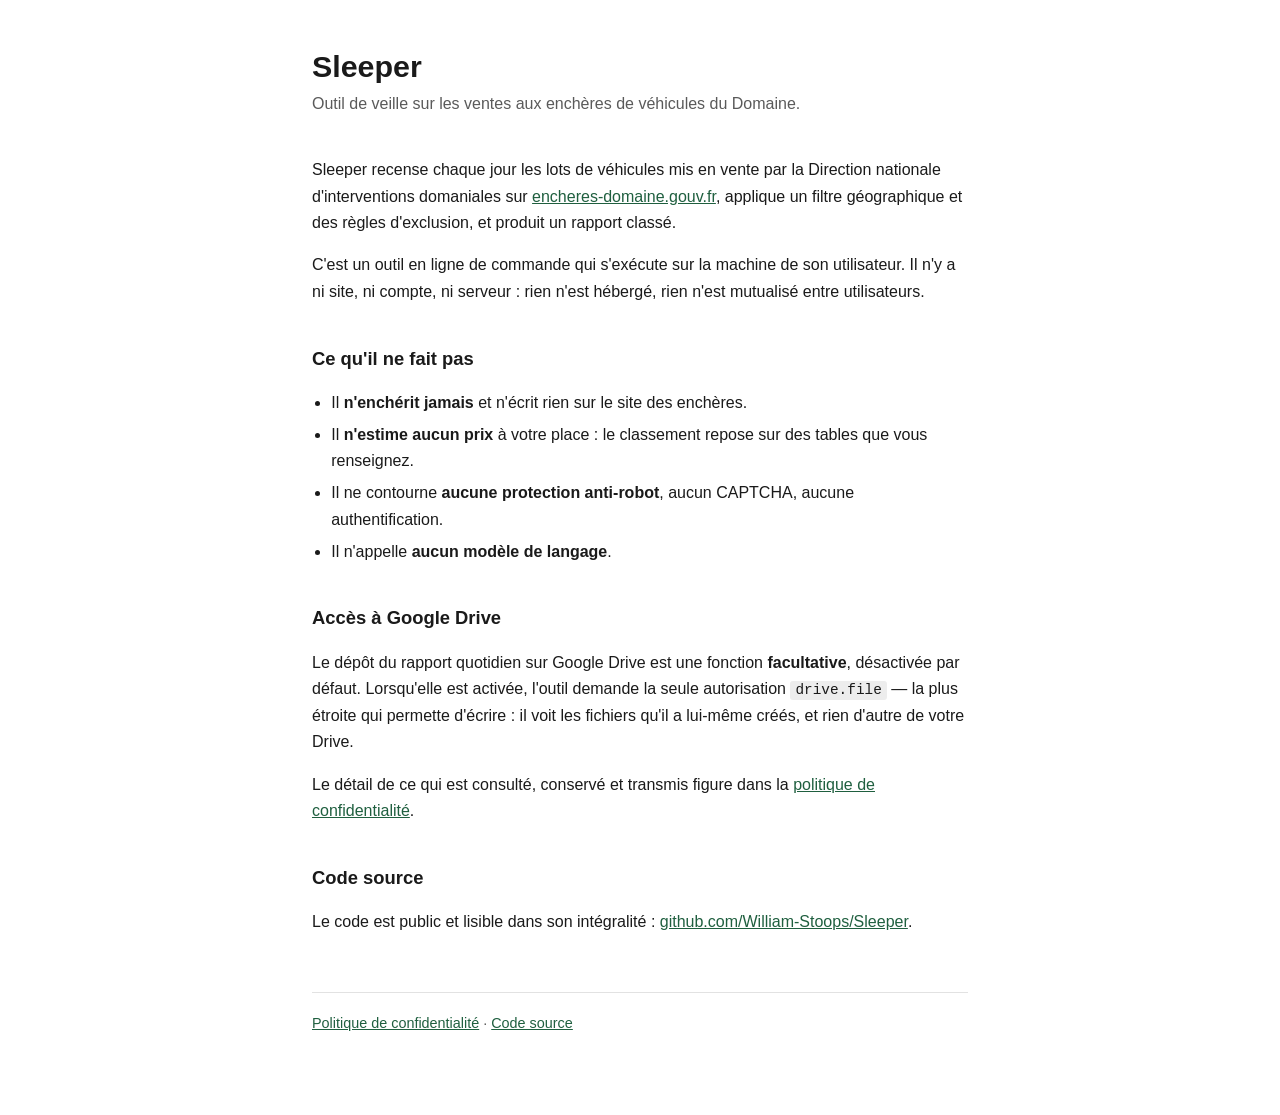
<file: index.html>
<!doctype html>
<html lang="fr">
<head>
<meta charset="utf-8">
<meta name="viewport" content="width=device-width, initial-scale=1">
<title>Sleeper</title>
<link rel="stylesheet" href="style.css">
</head>
<body>

<h1>Sleeper</h1>
<p class="sous-titre">
  Outil de veille sur les ventes aux enchères de véhicules du Domaine.
</p>

<p>
  Sleeper recense chaque jour les lots de véhicules mis en vente par la
  Direction nationale d'interventions domaniales sur
  <a href="https://encheres-domaine.gouv.fr">encheres-domaine.gouv.fr</a>,
  applique un filtre géographique et des règles d'exclusion, et produit un
  rapport classé.
</p>

<p>
  C'est un outil en ligne de commande qui s'exécute sur la machine de son
  utilisateur. Il n'y a ni site, ni compte, ni serveur : rien n'est hébergé,
  rien n'est mutualisé entre utilisateurs.
</p>

<h2>Ce qu'il ne fait pas</h2>
<ul>
  <li>Il <strong>n'enchérit jamais</strong> et n'écrit rien sur le site des enchères.</li>
  <li>Il <strong>n'estime aucun prix</strong> à votre place : le classement repose sur des tables que vous renseignez.</li>
  <li>Il ne contourne <strong>aucune protection anti-robot</strong>, aucun CAPTCHA, aucune authentification.</li>
  <li>Il n'appelle <strong>aucun modèle de langage</strong>.</li>
</ul>

<h2>Accès à Google Drive</h2>
<p>
  Le dépôt du rapport quotidien sur Google Drive est une fonction
  <strong>facultative</strong>, désactivée par défaut. Lorsqu'elle est
  activée, l'outil demande la seule autorisation
  <code>drive.file</code> — la plus étroite qui permette d'écrire : il voit
  les fichiers qu'il a lui-même créés, et rien d'autre de votre Drive.
</p>
<p>
  Le détail de ce qui est consulté, conservé et transmis figure dans la
  <a href="confidentialite.html">politique de confidentialité</a>.
</p>

<h2>Code source</h2>
<p>
  Le code est public et lisible dans son intégralité :
  <a href="https://github.com/William-Stoops/Sleeper">github.com/William-Stoops/Sleeper</a>.
</p>

<footer>
  <a href="confidentialite.html">Politique de confidentialité</a> ·
  <a href="https://github.com/William-Stoops/Sleeper">Code source</a>
</footer>

</body>
</html>
</file>
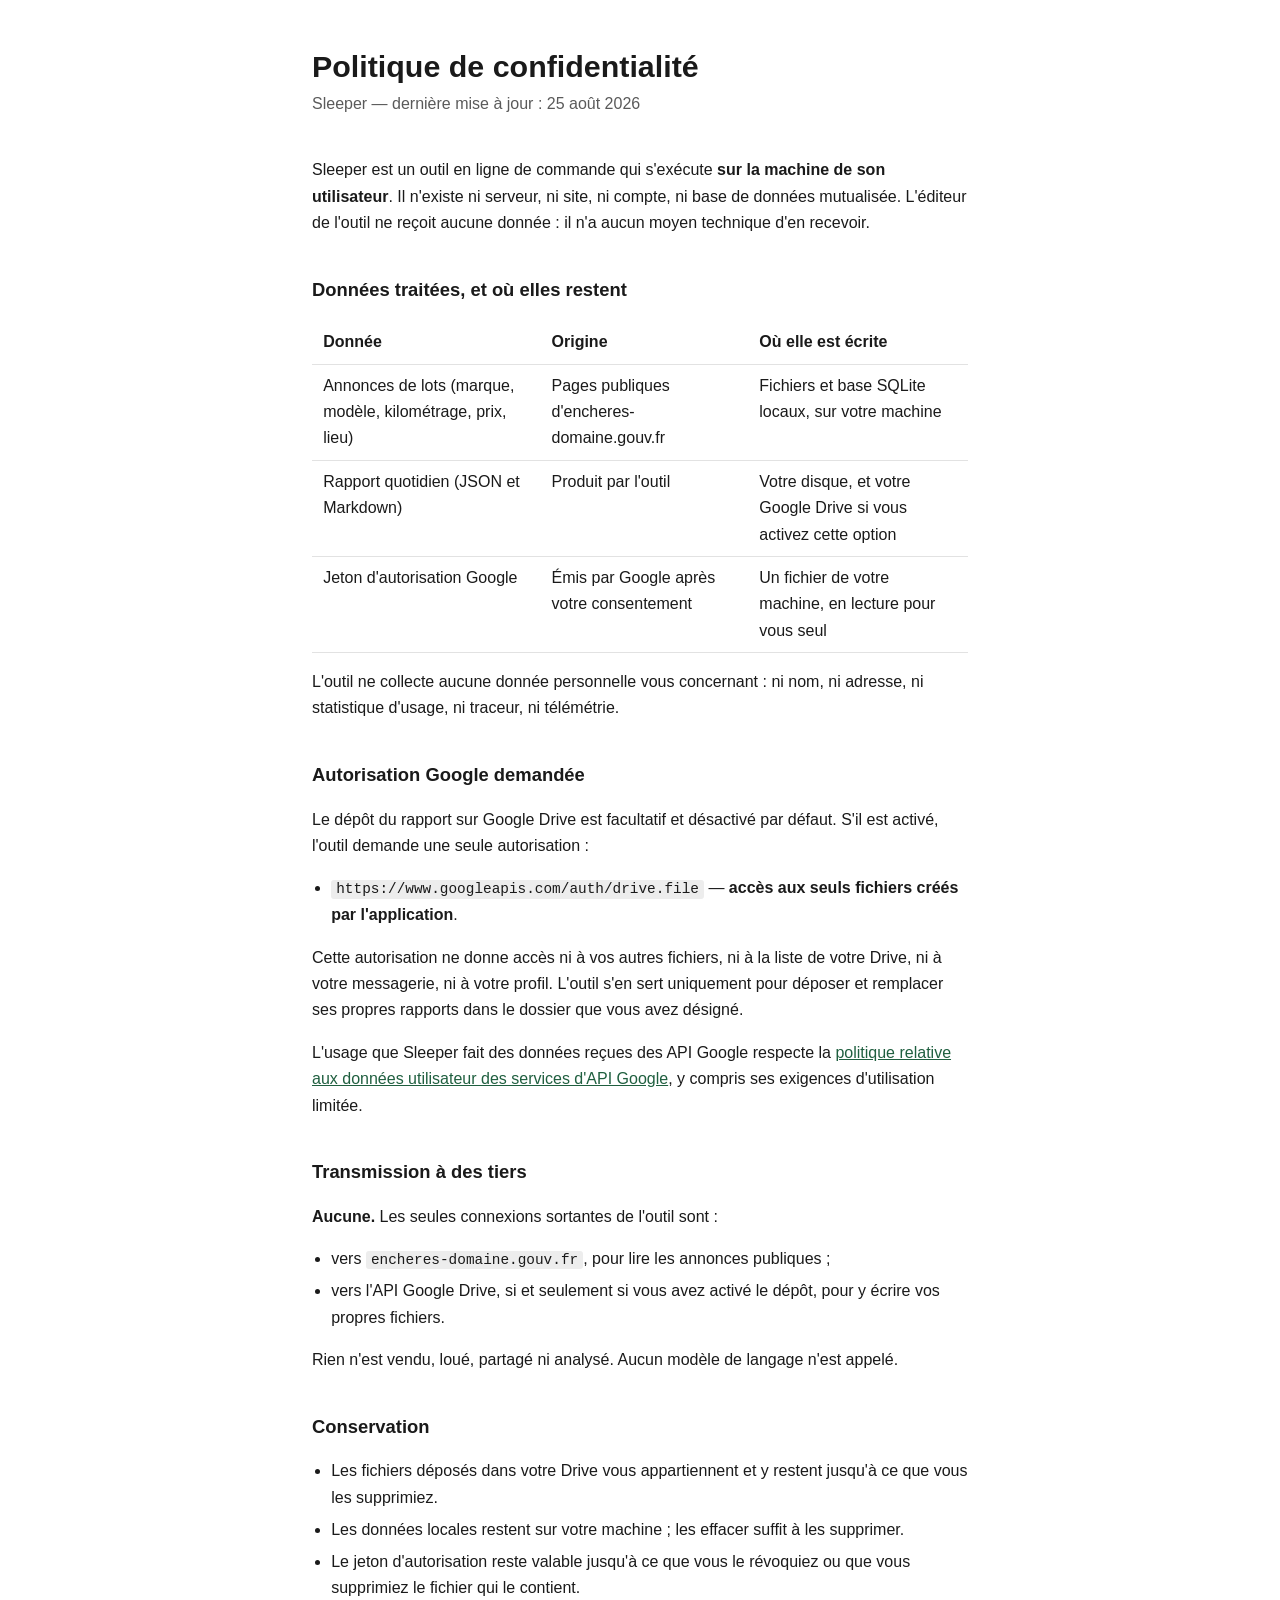
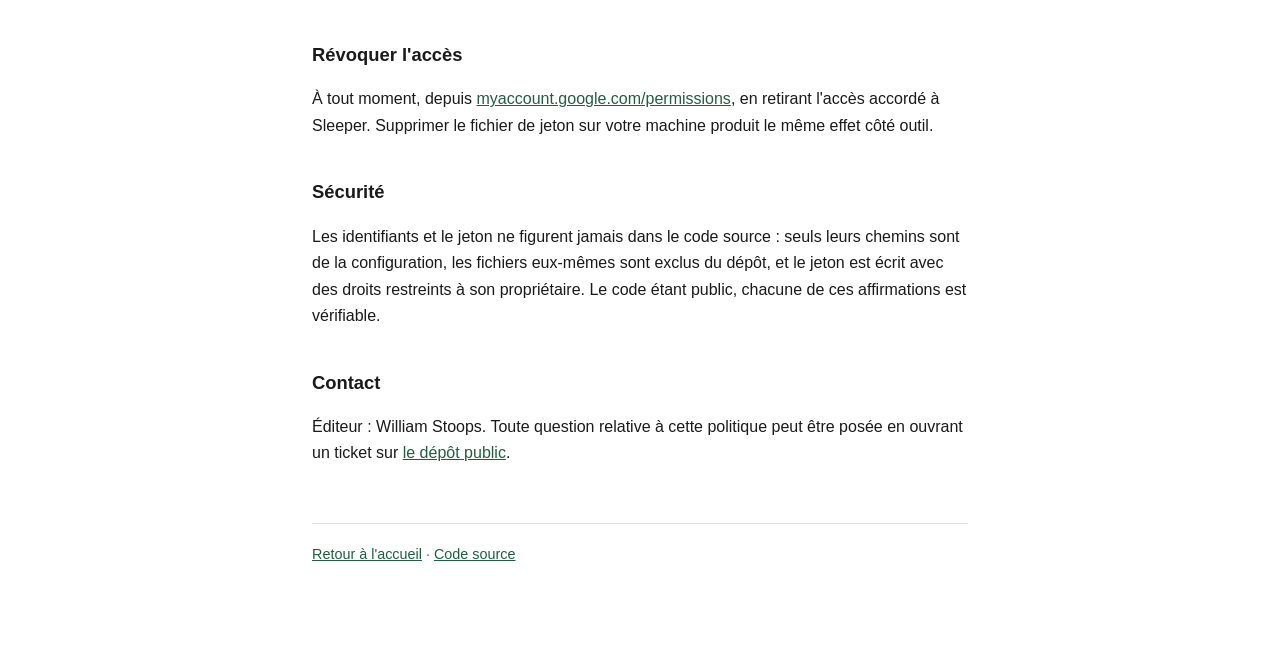
<file: confidentialite.html>
<!doctype html>
<html lang="fr">
<head>
<meta charset="utf-8">
<meta name="viewport" content="width=device-width, initial-scale=1">
<title>Sleeper — Politique de confidentialité</title>
<link rel="stylesheet" href="style.css">
</head>
<body>

<h1>Politique de confidentialité</h1>
<p class="sous-titre">
  Sleeper — dernière mise à jour&nbsp;: 25 août 2026
</p>

<p>
  Sleeper est un outil en ligne de commande qui s'exécute <strong>sur la
  machine de son utilisateur</strong>. Il n'existe ni serveur, ni site, ni
  compte, ni base de données mutualisée. L'éditeur de l'outil ne reçoit
  aucune donnée : il n'a aucun moyen technique d'en recevoir.
</p>

<h2>Données traitées, et où elles restent</h2>
<table>
  <tr>
    <th>Donnée</th>
    <th>Origine</th>
    <th>Où elle est écrite</th>
  </tr>
  <tr>
    <td>Annonces de lots (marque, modèle, kilométrage, prix, lieu)</td>
    <td>Pages publiques d'encheres-domaine.gouv.fr</td>
    <td>Fichiers et base SQLite locaux, sur votre machine</td>
  </tr>
  <tr>
    <td>Rapport quotidien (JSON et Markdown)</td>
    <td>Produit par l'outil</td>
    <td>Votre disque, et votre Google Drive si vous activez cette option</td>
  </tr>
  <tr>
    <td>Jeton d'autorisation Google</td>
    <td>Émis par Google après votre consentement</td>
    <td>Un fichier de votre machine, en lecture pour vous seul</td>
  </tr>
</table>

<p>
  L'outil ne collecte aucune donnée personnelle vous concernant&nbsp;: ni
  nom, ni adresse, ni statistique d'usage, ni traceur, ni télémétrie.
</p>

<h2>Autorisation Google demandée</h2>
<p>
  Le dépôt du rapport sur Google Drive est facultatif et désactivé par
  défaut. S'il est activé, l'outil demande une seule autorisation&nbsp;:
</p>
<ul>
  <li>
    <code>https://www.googleapis.com/auth/drive.file</code> —
    <strong>accès aux seuls fichiers créés par l'application</strong>.
  </li>
</ul>
<p>
  Cette autorisation ne donne accès ni à vos autres fichiers, ni à la liste
  de votre Drive, ni à votre messagerie, ni à votre profil. L'outil s'en sert
  uniquement pour déposer et remplacer ses propres rapports dans le dossier
  que vous avez désigné.
</p>
<p>
  L'usage que Sleeper fait des données reçues des API Google respecte la
  <a href="https://developers.google.com/terms/api-services-user-data-policy">politique
  relative aux données utilisateur des services d'API Google</a>, y compris
  ses exigences d'utilisation limitée.
</p>

<h2>Transmission à des tiers</h2>
<p>
  <strong>Aucune.</strong> Les seules connexions sortantes de l'outil sont&nbsp;:
</p>
<ul>
  <li>vers <code>encheres-domaine.gouv.fr</code>, pour lire les annonces publiques&nbsp;;</li>
  <li>vers l'API Google Drive, si et seulement si vous avez activé le dépôt, pour y écrire vos propres fichiers.</li>
</ul>
<p>
  Rien n'est vendu, loué, partagé ni analysé. Aucun modèle de langage n'est
  appelé.
</p>

<h2>Conservation</h2>
<ul>
  <li>Les fichiers déposés dans votre Drive vous appartiennent et y restent jusqu'à ce que vous les supprimiez.</li>
  <li>Les données locales restent sur votre machine ; les effacer suffit à les supprimer.</li>
  <li>Le jeton d'autorisation reste valable jusqu'à ce que vous le révoquiez ou que vous supprimiez le fichier qui le contient.</li>
</ul>

<h2>Révoquer l'accès</h2>
<p>
  À tout moment, depuis
  <a href="https://myaccount.google.com/permissions">myaccount.google.com/permissions</a>,
  en retirant l'accès accordé à Sleeper. Supprimer le fichier de jeton sur
  votre machine produit le même effet côté outil.
</p>

<h2>Sécurité</h2>
<p>
  Les identifiants et le jeton ne figurent jamais dans le code source&nbsp;:
  seuls leurs chemins sont de la configuration, les fichiers eux-mêmes sont
  exclus du dépôt, et le jeton est écrit avec des droits restreints à son
  propriétaire. Le code étant public, chacune de ces affirmations est
  vérifiable.
</p>

<h2>Contact</h2>
<p>
  Éditeur&nbsp;: William Stoops. Toute question relative à cette politique
  peut être posée en ouvrant un ticket sur
  <a href="https://github.com/William-Stoops/Sleeper/issues">le dépôt public</a>.
</p>

<footer>
  <a href="index.html">Retour à l'accueil</a> ·
  <a href="https://github.com/William-Stoops/Sleeper">Code source</a>
</footer>

</body>
</html>
</file>
<file: style.css>
:root {
  color-scheme: light dark;
  --fond: #ffffff;
  --encre: #1a1a1a;
  --attenue: #5a5a5a;
  --trait: #e2e2e2;
  --accent: #1f5f3f;
}
@media (prefers-color-scheme: dark) {
  :root {
    --fond: #16181a;
    --encre: #e8e8e8;
    --attenue: #a0a0a0;
    --trait: #2e3236;
    --accent: #6bbf8f;
  }
}
* { box-sizing: border-box; }
body {
  margin: 0 auto;
  padding: 3rem 1.5rem 5rem;
  max-width: 44rem;
  background: var(--fond);
  color: var(--encre);
  font: 16px/1.65 -apple-system, BlinkMacSystemFont, "Segoe UI", Roboto, Helvetica, Arial, sans-serif;
}
h1 { font-size: 1.9rem; line-height: 1.2; margin: 0 0 .4rem; }
h2 { font-size: 1.15rem; margin: 2.4rem 0 .6rem; }
.sous-titre { color: var(--attenue); margin: 0 0 2.5rem; }
a { color: var(--accent); }
code {
  font-family: ui-monospace, SFMono-Regular, Menlo, monospace;
  font-size: .9em;
  background: color-mix(in srgb, var(--trait) 60%, transparent);
  padding: .1em .35em;
  border-radius: 3px;
}
ul { padding-left: 1.2rem; }
li { margin: .35rem 0; }
table { border-collapse: collapse; width: 100%; margin: 1rem 0; display: block; overflow-x: auto; }
th, td { text-align: left; padding: .5rem .7rem; border-bottom: 1px solid var(--trait); vertical-align: top; }
th { font-weight: 600; }
footer {
  margin-top: 3.5rem;
  padding-top: 1.2rem;
  border-top: 1px solid var(--trait);
  color: var(--attenue);
  font-size: .9rem;
}
</file>
